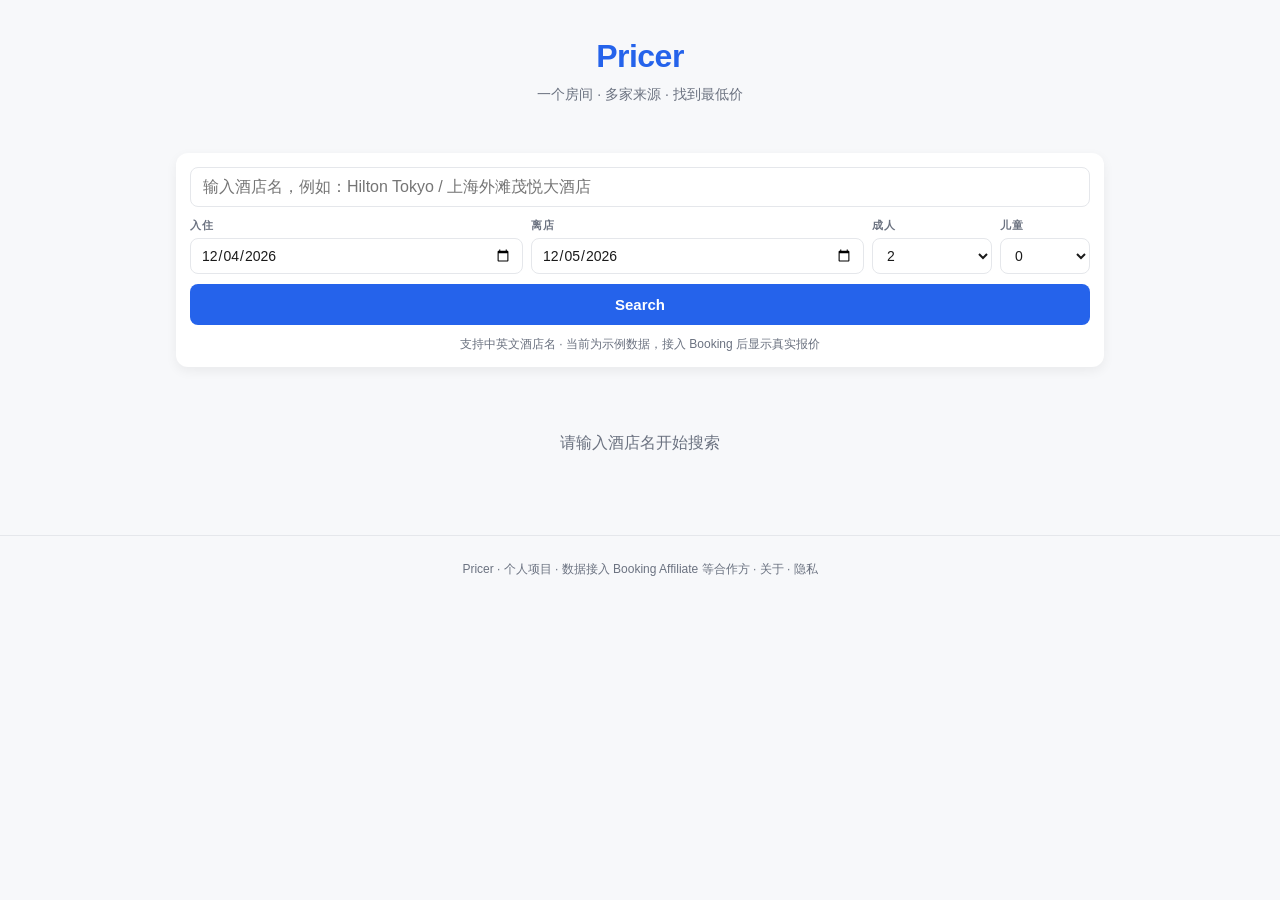
<file: index.html>
<!DOCTYPE html>
<html lang="zh-CN">
<head>
    <meta charset="UTF-8">
    <meta name="viewport" content="width=device-width, initial-scale=1.0, maximum-scale=1.0, user-scalable=no">
    <meta name="theme-color" content="#2563eb">
    <title>Pricer · 酒店比价 · 找到最低价</title>
    <meta name="description" content="输入酒店名，一键对比各 OTA 和酒店官网的房型报价，自动高亮最低价。">
    <link rel="stylesheet" href="css/style.css">
</head>
<body>
    <header class="site-header">
        <div class="container">
            <h1 class="site-title">Pricer</h1>
            <p class="site-tagline">一个房间 · 多家来源 · 找到最低价</p>
        </div>
    </header>

    <main class="container">
        <!-- ============ 搜索区 ============ -->
        <section class="search-section" id="search-section" aria-label="搜索酒店">
            <form id="search-form" class="search-form" autocomplete="off">
                <div class="search-row">
                    <input
                        type="text"
                        id="hotel-input"
                        name="hotel"
                        class="search-input"
                        placeholder="输入酒店名，例如：Hilton Tokyo / 上海外滩茂悦大酒店"
                        aria-label="酒店名称"
                        required
                    >
                </div>
                <div class="search-row search-meta">
                    <div class="search-field">
                        <label class="search-label" for="checkin-input">入住</label>
                        <div class="date-trigger" data-target="checkin-input">
                            <input type="date" id="checkin-input" name="checkin" class="search-input search-input-sm" required>
                        </div>
                    </div>
                    <div class="search-field">
                        <label class="search-label" for="checkout-input">离店</label>
                        <div class="date-trigger" data-target="checkout-input">
                            <input type="date" id="checkout-input" name="checkout" class="search-input search-input-sm" required>
                        </div>
                    </div>
                    <div class="search-field search-field-narrow">
                        <label class="search-label" for="adults-select">成人</label>
                        <select id="adults-select" name="adults" class="search-input search-input-sm">
                            <option>1</option>
                            <option selected>2</option>
                            <option>3</option>
                            <option>4</option>
                        </select>
                    </div>
                    <div class="search-field search-field-narrow children-field">
                        <label class="search-label" for="children-select">儿童</label>
                        <select id="children-select" name="children" class="search-input search-input-sm">
                            <option selected>0</option>
                            <option>1</option>
                            <option>2</option>
                            <option>3</option>
                            <option>4</option>
                        </select>
                        <!-- 年龄字段直接挂在儿童 select 下方，视觉上属于同一组 -->
                        <div id="children-ages" class="children-ages hidden"></div>
                    </div>
                </div>
                <button type="submit" class="search-btn-full" id="search-btn">
                    <span class="btn-label">Search</span>
                </button>
                <p class="search-hint">支持中英文酒店名 · 当前为示例数据，接入 Booking 后显示真实报价</p>
            </form>
        </section>

        <!-- ============ 搜索摘要：结果状态时显示，替代完整搜索栏 ============ -->
        <section id="search-summary" class="search-summary hidden" aria-label="当前搜索条件">
            <div class="summary-content">
                <span class="summary-hotel" id="summary-hotel">—</span>
                <span class="summary-sep">·</span>
                <span class="summary-dates" id="summary-dates">—</span>
                <span class="summary-sep">·</span>
                <span class="summary-people" id="summary-people">—</span>
            </div>
            <button type="button" class="modify-btn" id="modify-btn">修改</button>
        </section>

        <!-- ============ 加载态 ============ -->
        <section id="loading" class="loading hidden" aria-live="polite">
            <div class="spinner"></div>
            <p>正在拉取各家报价…</p>
        </section>

        <!-- ============ 结果区 ============ -->
        <section id="results" class="results-section hidden" aria-label="比价结果">
            <header class="results-header">
                <div class="results-header-text">
                    <h2 id="results-title">比价结果</h2>
                    <p id="results-subtitle" class="results-subtitle hidden"></p>
                </div>
                <div class="results-meta">
                    <span id="results-count" class="results-count"></span>
                    <span id="results-watermark" class="results-watermark">示例数据</span>
                </div>
            </header>

            <!-- ============ 工具栏：排序 + 来源筛选 ============ -->
            <div class="results-toolbar" id="results-toolbar">
                <div class="toolbar-row">
                    <span class="toolbar-label">排序</span>
                    <div class="seg-control" id="sort-control" role="group" aria-label="价格排序">
                        <button type="button" class="seg-btn active" data-order="default">默认</button>
                        <button type="button" class="seg-btn" data-order="asc">价格 ↑</button>
                        <button type="button" class="seg-btn" data-order="desc">价格 ↓</button>
                    </div>
                </div>
                <div class="toolbar-row">
                    <span class="toolbar-label">来源</span>
                    <div class="source-toggles" id="source-toggles" role="group" aria-label="来源筛选">
                        <!-- 由 app.js 根据当前结果动态渲染 -->
                    </div>
                </div>
            </div>

            <div id="results-list" class="results-list" role="list">
                <!-- 由 app.js 渲染 -->
            </div>
            <footer class="results-footer">
                <p>价格口径：含税总价 / 每晚（不含早餐 / 取消政策以各来源页面为准）</p>
            </footer>
        </section>

        <!-- ============ 空态：搜不到结果 ============ -->
        <section id="no-results" class="no-results-state hidden">
            <div class="no-results-icon" aria-hidden="true">🔍</div>
            <h3 id="no-results-title">没找到相关酒店的报价</h3>
            <p id="no-results-hint">可以试试下面的热门酒店，或者换个关键词再搜</p>
            <div id="popular-hotels" class="popular-hotels">
                <!-- 由 app.js 渲染 -->
            </div>
        </section>

        <!-- ============ 空态：初始 ============ -->
        <section id="empty" class="empty-state">
            <p>请输入酒店名开始搜索</p>
        </section>
        <section id="error" class="error-state hidden">
            <p id="error-msg">出错了，请稍后再试</p>
        </section>
    </main>

    <footer class="site-footer">
        <div class="container">
            <p>
                Pricer · 个人项目 · 数据接入 Booking Affiliate 等合作方 ·
                <a href="about.html">关于</a> · <a href="privacy.html">隐私</a>
            </p>
        </div>
    </footer>

    <!-- ============ 脚本 ============ -->
    <script src="js/utils.js"></script>
    <script src="js/api.js"></script>
    <script src="js/app.js"></script>
</body>
</html>
</file>
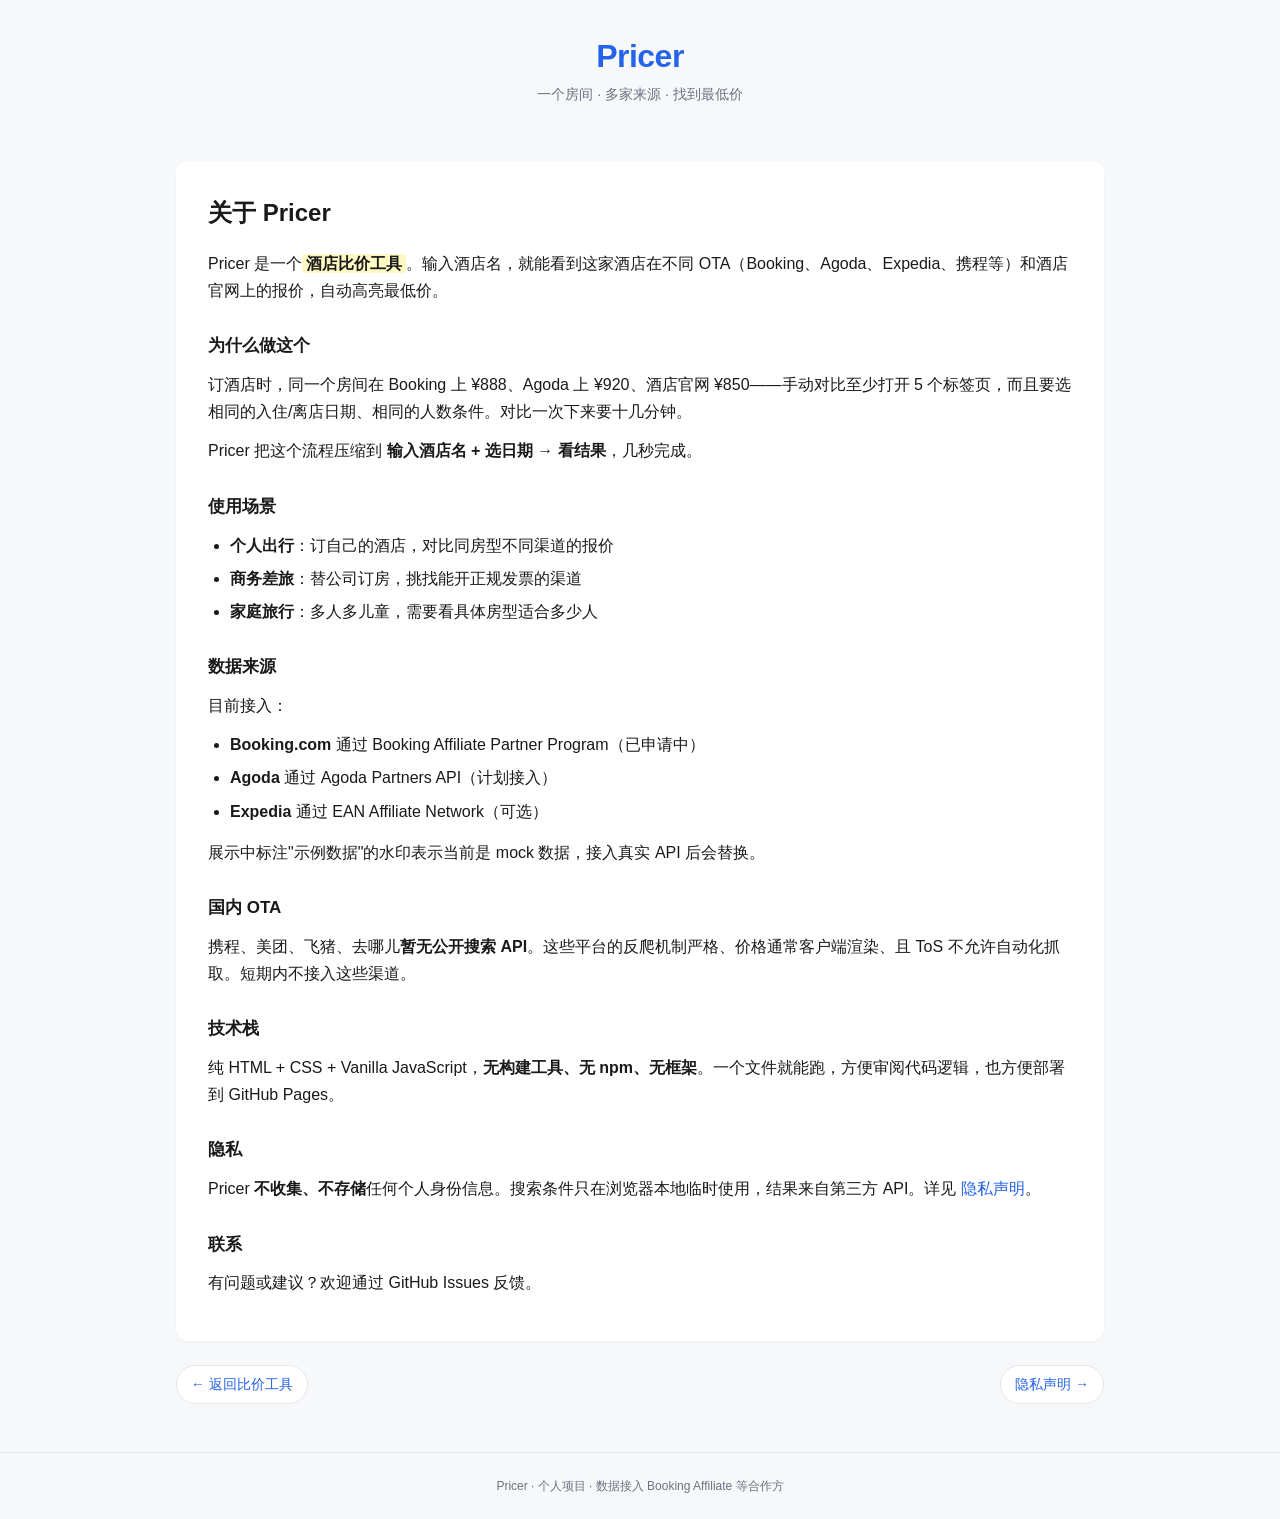
<file: about.html>
<!DOCTYPE html>
<html lang="zh-CN">
<head>
    <meta charset="UTF-8">
    <meta name="viewport" content="width=device-width, initial-scale=1.0">
    <meta name="theme-color" content="#2563eb">
    <title>About · Pricer · 酒店比价工具</title>
    <meta name="description" content="Pricer 是一个酒店比价工具，输入酒店名即可对比 Booking、Agoda、Expedia 等多家 OTA 和酒店官网的房型报价。">
    <link rel="stylesheet" href="css/style.css">
</head>
<body>
    <header class="site-header">
        <div class="container">
            <h1 class="site-title">Pricer</h1>
            <p class="site-tagline">一个房间 · 多家来源 · 找到最低价</p>
        </div>
    </header>

    <main class="container">
        <article class="page-article">
            <h1>关于 Pricer</h1>

            <p>Pricer 是一个<span class="hl">酒店比价工具</span>。输入酒店名，就能看到这家酒店在不同 OTA（Booking、Agoda、Expedia、携程等）和酒店官网上的报价，自动高亮最低价。</p>

            <h2>为什么做这个</h2>
            <p>订酒店时，同一个房间在 Booking 上 ¥888、Agoda 上 ¥920、酒店官网 ¥850——手动对比至少打开 5 个标签页，而且要选相同的入住/离店日期、相同的人数条件。对比一次下来要十几分钟。</p>
            <p>Pricer 把这个流程压缩到 <strong>输入酒店名 + 选日期 → 看结果</strong>，几秒完成。</p>

            <h2>使用场景</h2>
            <ul>
                <li><strong>个人出行</strong>：订自己的酒店，对比同房型不同渠道的报价</li>
                <li><strong>商务差旅</strong>：替公司订房，挑找能开正规发票的渠道</li>
                <li><strong>家庭旅行</strong>：多人多儿童，需要看具体房型适合多少人</li>
            </ul>

            <h2>数据来源</h2>
            <p>目前接入：</p>
            <ul>
                <li><strong>Booking.com</strong> 通过 Booking Affiliate Partner Program（已申请中）</li>
                <li><strong>Agoda</strong> 通过 Agoda Partners API（计划接入）</li>
                <li><strong>Expedia</strong> 通过 EAN Affiliate Network（可选）</li>
            </ul>
            <p>展示中标注"示例数据"的水印表示当前是 mock 数据，接入真实 API 后会替换。</p>

            <h2>国内 OTA</h2>
            <p>携程、美团、飞猪、去哪儿<strong>暂无公开搜索 API</strong>。这些平台的反爬机制严格、价格通常客户端渲染、且 ToS 不允许自动化抓取。短期内不接入这些渠道。</p>

            <h2>技术栈</h2>
            <p>纯 HTML + CSS + Vanilla JavaScript，<strong>无构建工具、无 npm、无框架</strong>。一个文件就能跑，方便审阅代码逻辑，也方便部署到 GitHub Pages。</p>

            <h2>隐私</h2>
            <p>Pricer <strong>不收集、不存储</strong>任何个人身份信息。搜索条件只在浏览器本地临时使用，结果来自第三方 API。详见 <a href="privacy.html">隐私声明</a>。</p>

            <h2>联系</h2>
            <p>有问题或建议？欢迎通过 GitHub Issues 反馈。</p>
        </article>

        <nav class="page-nav">
            <a href="index.html">← 返回比价工具</a>
            <a href="privacy.html">隐私声明 →</a>
        </nav>
    </main>

    <footer class="site-footer">
        <div class="container">
            <p>Pricer · 个人项目 · 数据接入 Booking Affiliate 等合作方</p>
        </div>
    </footer>
</body>
</html>
</file>
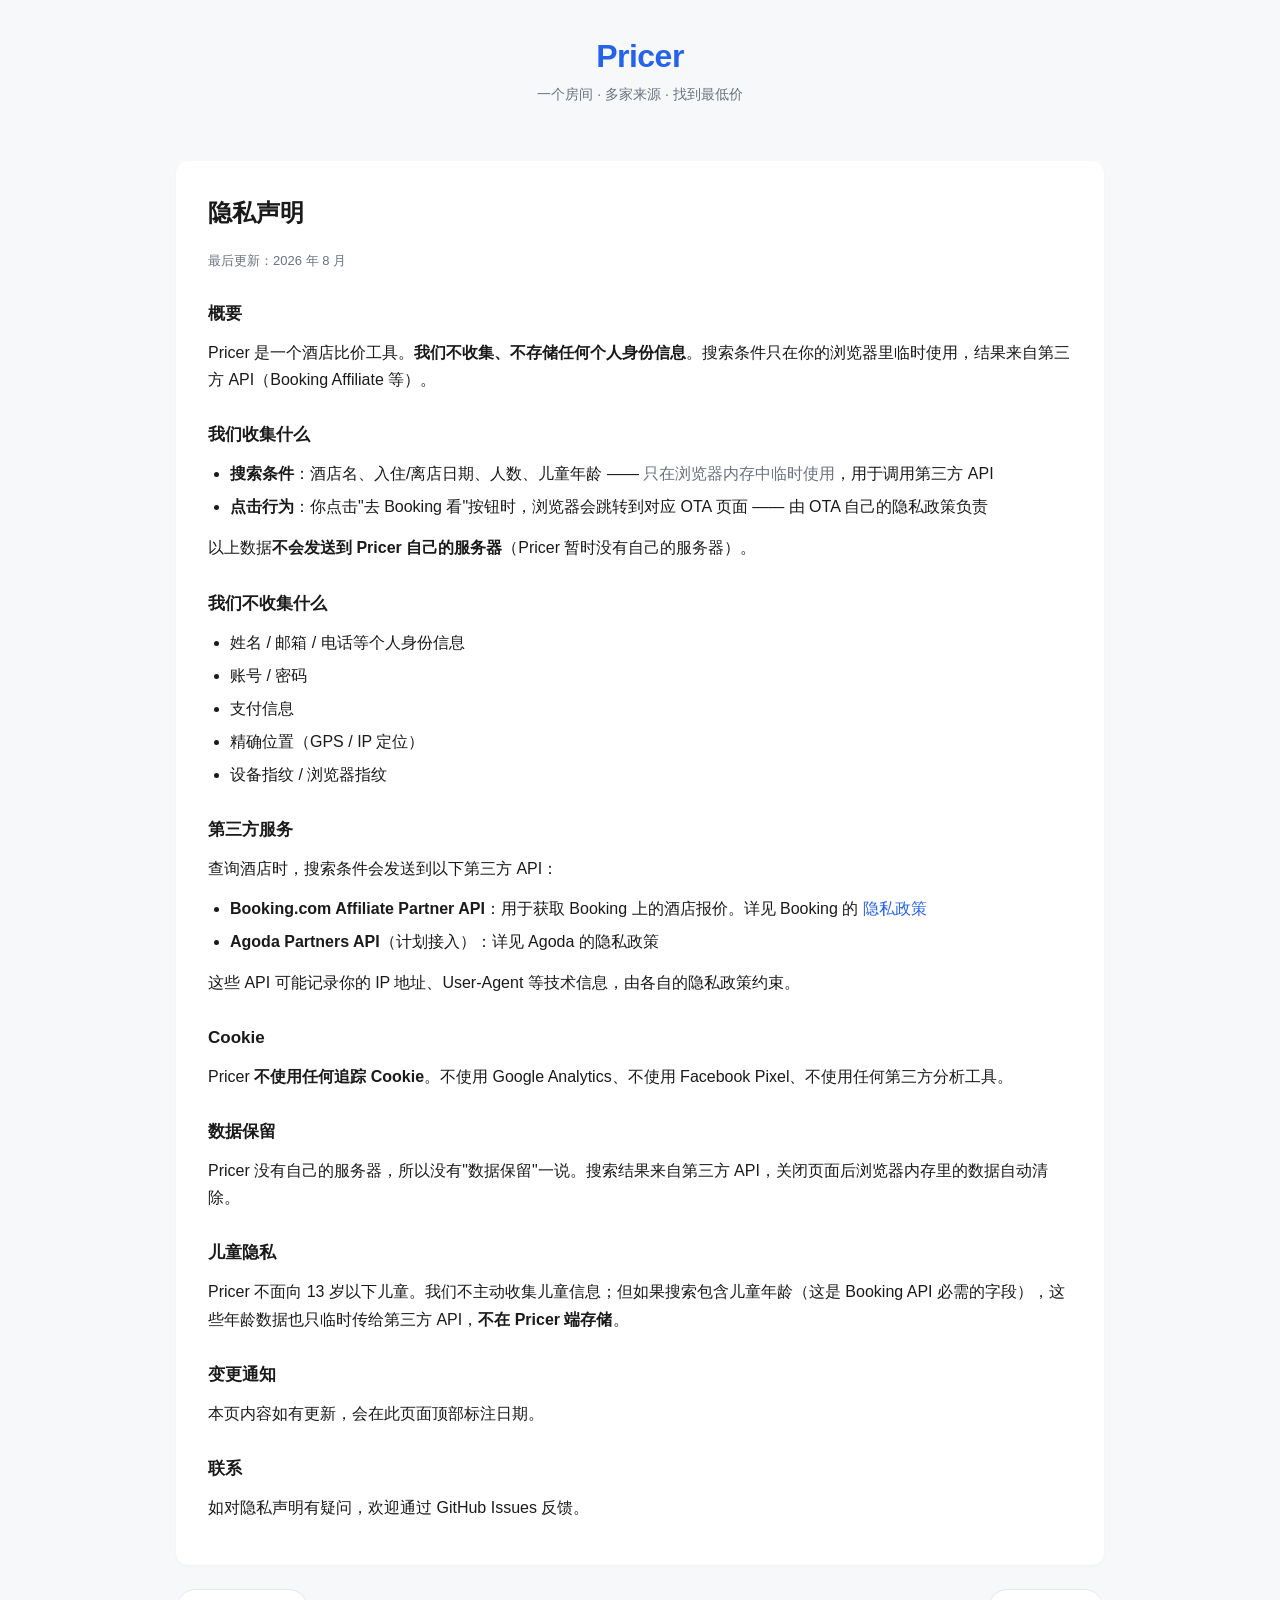
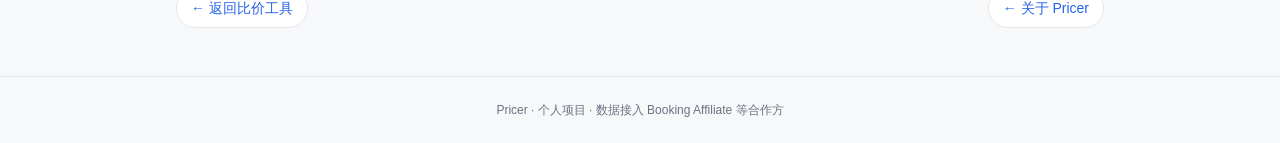
<file: privacy.html>
<!DOCTYPE html>
<html lang="zh-CN">
<head>
    <meta charset="UTF-8">
    <meta name="viewport" content="width=device-width, initial-scale=1.0">
    <meta name="theme-color" content="#2563eb">
    <title>Privacy · Pricer · 隐私声明</title>
    <meta name="description" content="Pricer 隐私声明：我们不收集、不存储个人身份信息，搜索条件仅在浏览器本地使用。">
    <link rel="stylesheet" href="css/style.css">
</head>
<body>
    <header class="site-header">
        <div class="container">
            <h1 class="site-title">Pricer</h1>
            <p class="site-tagline">一个房间 · 多家来源 · 找到最低价</p>
        </div>
    </header>

    <main class="container">
        <article class="page-article">
            <h1>隐私声明</h1>

            <p class="updated">最后更新：2026 年 8 月</p>

            <h2>概要</h2>
            <p>Pricer 是一个酒店比价工具。<strong>我们不收集、不存储任何个人身份信息</strong>。搜索条件只在你的浏览器里临时使用，结果来自第三方 API（Booking Affiliate 等）。</p>

            <h2>我们收集什么</h2>
            <ul>
                <li><strong>搜索条件</strong>：酒店名、入住/离店日期、人数、儿童年龄 —— <em>只在浏览器内存中临时使用</em>，用于调用第三方 API</li>
                <li><strong>点击行为</strong>：你点击"去 Booking 看"按钮时，浏览器会跳转到对应 OTA 页面 —— 由 OTA 自己的隐私政策负责</li>
            </ul>
            <p>以上数据<strong>不会发送到 Pricer 自己的服务器</strong>（Pricer 暂时没有自己的服务器）。</p>

            <h2>我们不收集什么</h2>
            <ul>
                <li>姓名 / 邮箱 / 电话等个人身份信息</li>
                <li>账号 / 密码</li>
                <li>支付信息</li>
                <li>精确位置（GPS / IP 定位）</li>
                <li>设备指纹 / 浏览器指纹</li>
            </ul>

            <h2>第三方服务</h2>
            <p>查询酒店时，搜索条件会发送到以下第三方 API：</p>
            <ul>
                <li><strong>Booking.com Affiliate Partner API</strong>：用于获取 Booking 上的酒店报价。详见 Booking 的 <a href="https://www.booking.com/content/privacy.html" target="_blank" rel="noopener">隐私政策</a></li>
                <li><strong>Agoda Partners API</strong>（计划接入）：详见 Agoda 的隐私政策</li>
            </ul>
            <p>这些 API 可能记录你的 IP 地址、User-Agent 等技术信息，由各自的隐私政策约束。</p>

            <h2>Cookie</h2>
            <p>Pricer <strong>不使用任何追踪 Cookie</strong>。不使用 Google Analytics、不使用 Facebook Pixel、不使用任何第三方分析工具。</p>

            <h2>数据保留</h2>
            <p>Pricer 没有自己的服务器，所以没有"数据保留"一说。搜索结果来自第三方 API，关闭页面后浏览器内存里的数据自动清除。</p>

            <h2>儿童隐私</h2>
            <p>Pricer 不面向 13 岁以下儿童。我们不主动收集儿童信息；但如果搜索包含儿童年龄（这是 Booking API 必需的字段），这些年龄数据也只临时传给第三方 API，<strong>不在 Pricer 端存储</strong>。</p>

            <h2>变更通知</h2>
            <p>本页内容如有更新，会在此页面顶部标注日期。</p>

            <h2>联系</h2>
            <p>如对隐私声明有疑问，欢迎通过 GitHub Issues 反馈。</p>
        </article>

        <nav class="page-nav">
            <a href="index.html">← 返回比价工具</a>
            <a href="about.html">← 关于 Pricer</a>
        </nav>
    </main>

    <footer class="site-footer">
        <div class="container">
            <p>Pricer · 个人项目 · 数据接入 Booking Affiliate 等合作方</p>
        </div>
    </footer>
</body>
</html>
</file>
<file: css/style.css>
/* ============ 全局 ============ */
:root {
    --color-bg: #f7f8fa;
    --color-surface: #ffffff;
    --color-text: #1a1a1a;
    --color-text-muted: #6b7280;
    --color-primary: #2563eb;
    --color-primary-hover: #1d4ed8;
    --color-accent: #ef4444;        /* 最低价高亮 */
    --color-accent-bg: #fef2f2;     /* 最低价卡片背景 */
    --color-border: #e5e7eb;
    --color-watermark-bg: #fef9c3;
    --color-watermark-text: #854d0e;

    --radius: 12px;
    --shadow-sm: 0 1px 3px rgba(0,0,0,0.04);
    --shadow-md: 0 4px 12px rgba(0,0,0,0.06);
}

* { box-sizing: border-box; margin: 0; padding: 0; }

html, body {
    background: var(--color-bg);
    color: var(--color-text);
    font-family: -apple-system, BlinkMacSystemFont, "PingFang SC", "Helvetica Neue", Arial, sans-serif;
    font-size: 16px;
    line-height: 1.5;
    -webkit-font-smoothing: antialiased;
}

.container {
    max-width: 960px;
    margin: 0 auto;
    padding: 0 16px;
}

.hidden { display: none !important; }

/* ============ Header / Footer ============ */
.site-header {
    padding: 32px 0 24px;
    text-align: center;
}
.site-title {
    font-size: 32px;
    font-weight: 700;
    color: var(--color-primary);
    letter-spacing: -0.5px;
}
.site-tagline {
    margin-top: 4px;
    color: var(--color-text-muted);
    font-size: 14px;
}

.site-footer {
    margin-top: 48px;
    padding: 24px 0;
    text-align: center;
    color: var(--color-text-muted);
    font-size: 12px;
    border-top: 1px solid var(--color-border);
}
.site-footer a {
    color: var(--color-text-muted);
    text-decoration: none;
}
.site-footer a:hover {
    color: var(--color-primary);
    text-decoration: underline;
}

/* ============ 搜索摘要（结果状态显示，替代完整搜索栏）============ */
.search-summary {
    margin-top: 16px;
    background: var(--color-surface);
    border-radius: var(--radius);
    box-shadow: var(--shadow-sm);
    padding: 10px 14px;
    display: flex;
    align-items: center;
    justify-content: space-between;
    gap: 12px;
    flex-wrap: wrap;
}
.summary-content {
    display: flex;
    align-items: center;
    gap: 6px;
    flex-wrap: wrap;
    font-size: 13px;
    color: var(--color-text);
    min-width: 0;
}
.summary-hotel {
    font-weight: 600;
    color: var(--color-text);
}
.summary-dates,
.summary-people {
    color: var(--color-text-muted);
}
.summary-sep {
    color: var(--color-border);
}
.modify-btn {
    flex-shrink: 0;
    padding: 6px 14px;
    font-size: 13px;
    font-weight: 600;
    color: var(--color-text);
    background: transparent;
    border: 1px solid var(--color-border);
    border-radius: 999px;
    cursor: pointer;
    transition: all 0.15s;
    font-family: inherit;
}
.modify-btn:hover {
    border-color: var(--color-text);
    background: var(--color-text);
    color: #fff;
}

/* 搜索栏折叠状态（结果页时） */
.search-section.collapsed {
    display: none;
}

/* ============ 搜索区 ============ */
.search-section { margin-top: 24px; }
.search-form {
    background: var(--color-surface);
    padding: 14px;
    border-radius: var(--radius);
    box-shadow: var(--shadow-md);
    display: flex;
    flex-direction: column;
    gap: 10px;
}
.search-row {
    display: flex;
    gap: 8px;
}
.search-row.search-meta {
    flex-wrap: wrap;
}
.search-field {
    flex: 1;
    min-width: 120px;
    display: flex;
    flex-direction: column;
    gap: 4px;
}
.search-field-narrow {
    flex: 0 0 80px;
}
.search-label {
    font-size: 11px;
    font-weight: 600;
    color: var(--color-text-muted);
    text-transform: uppercase;
    letter-spacing: 0.5px;
}
.search-input {
    width: 100%;
    padding: 10px 12px;
    font-size: 16px;       /* 避免 iOS 缩放 */
    border: 1px solid var(--color-border);
    border-radius: 8px;
    outline: none;
    transition: border-color 0.15s;
    background: #fff;
    color: var(--color-text);
    font-family: inherit;
}
.search-input-sm {
    padding: 8px 10px;
    font-size: 14px;
}

/* 日期触发区：让点击整个区域都能弹日历 */
.date-trigger {
    cursor: pointer;
    display: flex;
}
.date-trigger input {
    pointer-events: auto;       /* 保留原生输入行为 */
}
.search-input:focus { border-color: var(--color-primary); }

.search-btn-full {
    width: 100%;
    padding: 12px 20px;
    font-size: 15px;
    font-weight: 600;
    color: #fff;
    background: var(--color-primary);
    border: none;
    border-radius: 8px;
    cursor: pointer;
    transition: background 0.15s;
    font-family: inherit;
}
.search-btn-full:hover { background: var(--color-primary-hover); }
.search-btn-full:disabled {
    background: var(--color-text-muted);
    cursor: not-allowed;
}

.search-hint {
    color: var(--color-text-muted);
    font-size: 12px;
    text-align: center;
}

/* 儿童字段：包含 select + 动态年龄字段，垂直布局 */
.children-field {
    /* 占用更多宽度，让年龄字段能放下 */
    flex: 0 0 auto;
    min-width: 90px;
}
.children-ages {
    display: flex;
    flex-direction: column;
    gap: 4px;
    margin-top: 2px;
    width: 100%;
}
.children-ages .search-field {
    flex: 0 0 auto;
    min-width: 0;
    gap: 2px;
}
.children-ages .search-field .search-input-sm {
    padding: 6px 8px;
    font-size: 13px;
    min-width: 76px;
    width: 100%;
}
.children-ages .search-field .search-label {
    font-size: 10px;
}

/* ============ 加载态 ============ */
.loading {
    margin-top: 24px;
    padding: 32px;
    text-align: center;
    color: var(--color-text-muted);
}
.spinner {
    width: 32px;
    height: 32px;
    margin: 0 auto 12px;
    border: 3px solid var(--color-border);
    border-top-color: var(--color-primary);
    border-radius: 50%;
    animation: spin 0.8s linear infinite;
}
@keyframes spin { to { transform: rotate(360deg); } }

/* ============ 结果区 ============ */
.results-section { margin-top: 24px; }

.results-header {
    display: flex;
    align-items: center;
    justify-content: space-between;
    margin-bottom: 12px;
    flex-wrap: wrap;
    gap: 8px;
}
.results-header h2 {
    font-size: 18px;
    font-weight: 600;
}
.results-subtitle {
    margin-top: 2px;
    font-size: 12px;
    color: var(--color-text-muted);
}
.results-meta {
    display: flex;
    align-items: center;
    gap: 8px;
}
.results-count {
    color: var(--color-text-muted);
    font-size: 13px;
}
.results-watermark {
    padding: 2px 8px;
    background: var(--color-watermark-bg);
    color: var(--color-watermark-text);
    font-size: 12px;
    font-weight: 600;
    border-radius: 4px;
}

/* ============ 工具栏（排序 + 来源筛选）============ */
.results-toolbar {
    background: var(--color-surface);
    border-radius: var(--radius);
    padding: 12px 16px;
    margin-bottom: 16px;
    box-shadow: var(--shadow-sm);
    display: flex;
    flex-direction: column;
    gap: 10px;
}
.toolbar-row {
    display: flex;
    align-items: center;
    gap: 12px;
    flex-wrap: wrap;
}
.toolbar-label {
    font-size: 12px;
    font-weight: 600;
    color: var(--color-text-muted);
    flex-shrink: 0;
    min-width: 32px;
}

/* 分段控件（互斥单选） */
.seg-control {
    display: inline-flex;
    background: #f3f4f6;
    border-radius: 8px;
    padding: 2px;
    gap: 2px;
}
.seg-btn {
    padding: 6px 12px;
    font-size: 13px;
    font-weight: 500;
    color: var(--color-text-muted);
    background: transparent;
    border: none;
    border-radius: 6px;
    cursor: pointer;
    transition: all 0.15s;
}
.seg-btn:hover { color: var(--color-text); }
.seg-btn.active {
    background: var(--color-surface);
    color: var(--color-text);
    box-shadow: 0 1px 2px rgba(0,0,0,0.06);
}

/* 来源筛选（多选切换）—— 黑白灰风格，与排序统一 */
.source-toggles {
    display: flex;
    flex-wrap: wrap;
    gap: 6px;
}
.source-toggle {
    padding: 5px 10px;
    font-size: 12px;
    font-weight: 500;
    background: transparent;
    color: var(--color-text-muted);
    border: 1px solid var(--color-border);
    border-radius: 999px;        /* pill 形状 */
    cursor: pointer;
    transition: all 0.15s;
}
.source-toggle:hover {
    border-color: var(--color-text-muted);
    color: var(--color-text);
}
.source-toggle.active {
    background: #374151;               /* 深灰底（gray-700） */
    color: #fff;
    border-color: var(--color-text);   /* 边框保留深色呼应 */
}
.source-toggle.disabled {
    opacity: 0.35;
    cursor: not-allowed;
    text-decoration: line-through;
}

/* 按房型分组 —— Grid 布局：桌面横向并排，手机单列 */
.results-list {
    display: grid;
    grid-template-columns: repeat(auto-fit, minmax(280px, 1fr));
    gap: 10px;
}
.room-group {
    background: var(--color-surface);
    border-radius: var(--radius);
    box-shadow: var(--shadow-sm);
    margin-bottom: 0;            /* grid gap 已经处理间距 */
    overflow: hidden;
}
.room-group-title {
    padding: 6px 12px;
    background: #f3f4f6;
    font-size: 12px;
    font-weight: 600;
    color: var(--color-text-muted);
    border-bottom: 1px solid var(--color-border);
}

.result-list { padding: 0; }

/* 单条报价 */
.result-card {
    display: flex;
    align-items: center;
    justify-content: space-between;
    padding: 8px 12px;
    text-decoration: none;
    color: inherit;
    border-bottom: 1px solid var(--color-border);
    transition: background 0.15s;
}
.result-card:last-child { border-bottom: none; }
.result-card:hover { background: #fafafa; }

.result-source {
    display: flex;
    align-items: center;
    gap: 10px;
    min-width: 0;
}
.source-icon {
    flex-shrink: 0;
    width: 28px;
    height: 28px;
    border-radius: 6px;
    background: #f3f4f6;
    display: flex;
    align-items: center;
    justify-content: center;
    font-size: 14px;
}
.source-info { min-width: 0; }
.source-name {
    font-size: 12px;
    font-weight: 600;
}
.source-currency {
    font-size: 10px;
    color: var(--color-text-muted);
    margin-left: 6px;
    font-weight: normal;
}

.result-price-wrap {
    display: flex;
    align-items: center;
    gap: 6px;
}
.result-price-main {
    display: flex;
    flex-direction: column;
    align-items: flex-end;
    gap: 1px;
    text-align: right;
}
.result-price {
    font-size: 15px;
    font-weight: 700;
    color: var(--color-text);
}
.result-price-meta {
    font-size: 10px;
    color: var(--color-text-muted);
    font-weight: normal;
}
.result-price-estimate {
    font-size: 10px;
    padding: 1px 5px;
    background: #f3f4f6;
    color: var(--color-text-muted);
    border-radius: 4px;
}
.result-arrow {
    color: var(--color-text-muted);
    font-size: 12px;
}

/* 最低价高亮 */
.result-card.is-lowest {
    background: var(--color-accent-bg);
}
.result-card.is-lowest .result-price {
    color: var(--color-accent);
    position: relative;
}
.lowest-badge {
    display: inline-block;
    padding: 2px 8px;
    margin-left: 8px;
    background: var(--color-accent);
    color: #fff;
    font-size: 11px;
    font-weight: 700;
    border-radius: 4px;
    vertical-align: middle;
}

.results-footer {
    margin-top: 8px;
    color: var(--color-text-muted);
    font-size: 12px;
    text-align: center;
}

/* ============ 空态 / 错误 ============ */
.empty-state, .error-state {
    margin-top: 32px;
    padding: 32px;
    text-align: center;
    color: var(--color-text-muted);
}
.error-state p { color: var(--color-accent); }

/* 搜不到结果的空态 */
.no-results-state {
    margin-top: 32px;
    padding: 32px 20px;
    background: var(--color-surface);
    border-radius: var(--radius);
    text-align: center;
    box-shadow: var(--shadow-sm);
}
.no-results-icon {
    font-size: 48px;
    margin-bottom: 12px;
}
.no-results-state h3 {
    font-size: 16px;
    font-weight: 600;
    margin-bottom: 4px;
}
.no-results-state p {
    color: var(--color-text-muted);
    font-size: 14px;
    margin-bottom: 20px;
}
.popular-hotels {
    display: flex;
    flex-wrap: wrap;
    gap: 8px;
    justify-content: center;
}
.popular-chip {
    padding: 6px 12px;
    font-size: 13px;
    background: #f3f4f6;
    border: none;
    border-radius: 999px;
    color: var(--color-text);
    cursor: pointer;
    transition: background 0.15s;
}
.popular-chip:hover { background: #e5e7eb; }

/* ============ 响应式：窄屏退化 ============ */
/* 手机宽度 < 640px 时，结果区回到单列堆叠，搜索 meta 也变紧凑 */
@media (max-width: 640px) {
    .container { max-width: 720px; }
    .results-list {
        grid-template-columns: 1fr;
    }
    .search-field-narrow {
        flex: 1;
        min-width: 80px;
    }
}

/* "恢复全部来源"链接按钮 */
.link-btn {
    margin-top: 12px;
    padding: 0;
    background: none;
    border: none;
    color: var(--color-primary);
    font-size: 14px;
    cursor: pointer;
    text-decoration: underline;
}
.link-btn:hover { color: var(--color-primary-hover); }

/* ============ About / Privacy 页面文章样式 ============ */
.page-article {
    margin-top: 32px;
    background: var(--color-surface);
    border-radius: var(--radius);
    padding: 32px;
    box-shadow: var(--shadow-sm);
    color: var(--color-text);
    line-height: 1.7;
}
.page-article h1 {
    font-size: 24px;
    font-weight: 700;
    margin-bottom: 16px;
}
.page-article h2 {
    font-size: 17px;
    font-weight: 600;
    margin-top: 28px;
    margin-bottom: 10px;
    color: var(--color-text);
}
.page-article p {
    margin-bottom: 12px;
    color: var(--color-text);
}
.page-article ul {
    margin: 0 0 14px 0;
    padding-left: 22px;
}
.page-article li {
    margin-bottom: 6px;
}
.page-article em {
    color: var(--color-text-muted);
    font-style: normal;
}
.page-article .hl {
    background: #fef9c3;
    padding: 1px 4px;
    border-radius: 3px;
    font-weight: 600;
}
.page-article a {
    color: var(--color-primary);
    text-decoration: none;
}
.page-article a:hover { text-decoration: underline; }
.page-article .updated {
    color: var(--color-text-muted);
    font-size: 13px;
    margin-bottom: 16px;
}

.page-nav {
    margin: 24px 0;
    display: flex;
    justify-content: space-between;
    gap: 12px;
    flex-wrap: wrap;
}
.page-nav a {
    color: var(--color-primary);
    text-decoration: none;
    font-size: 14px;
    padding: 8px 14px;
    background: var(--color-surface);
    border-radius: 999px;
    border: 1px solid var(--color-border);
    transition: all 0.15s;
}
.page-nav a:hover {
    border-color: var(--color-primary);
    background: var(--color-primary);
    color: #fff;
}
</file>
